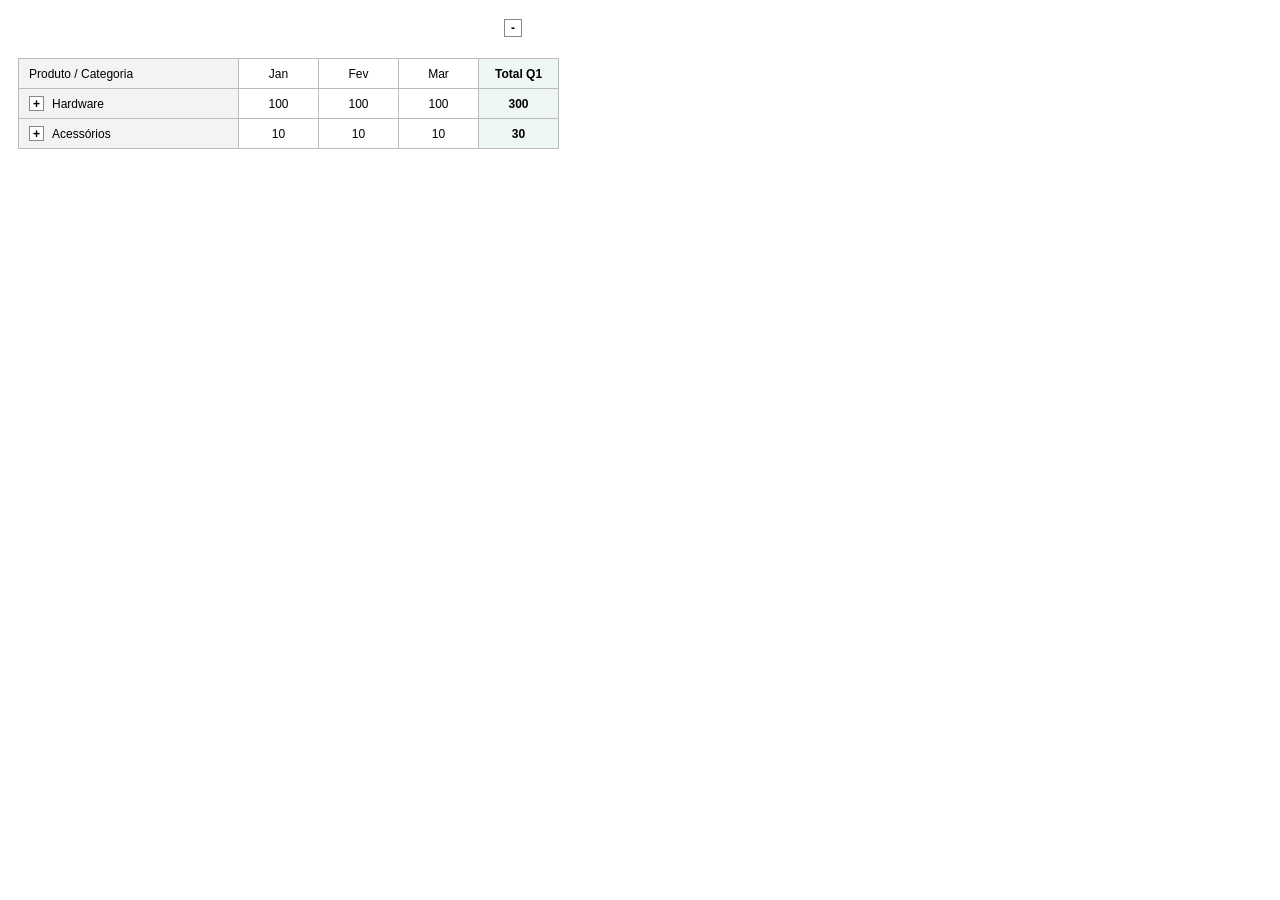
<file: [PBI] Visão Estoque Lojas/index.html>
<!DOCTYPE html>
<html lang="pt-BR">
<head>
<meta charset="UTF-8">
<title>Tabela estilo Excel</title>

<link rel="stylesheet" href="styles.css">

</head>
<body>

<input type='checkbox' id='q1' class='toggle-input'>

<div class='excel-table'>
    
    <div class='row'>
        <div class='cell label level-0'>Produto / Categoria</div>
        <div class='col-group'>
            <div class='cell'>Jan</div>
            <div class='cell'>Fev</div>
            <div class='cell'>Mar</div>
        </div>
        <div class='cell total'>
            <label for='q1' class='btn-col'></label>
            Total Q1
        </div>
    </div>

    <input type='checkbox' id='hw' class='toggle-input'>
    <div class='row'>
        <div class='cell label level-0'>
            <label for='hw' class='btn-row'></label> Hardware
        </div>
        <div class='col-group'>
            <div class='cell'>100</div>
            <div class='cell'>100</div>
            <div class='cell'>100</div>
        </div>
        <div class='cell total'>300</div>
    </div>

    <div class='group-children'>
        <input type='checkbox' id='nb' class='toggle-input'>
        <div class='row'>
            <div class='cell label level-1'>
                <label for='nb' class='btn-row'></label> Notebooks
            </div>
            <div class='col-group'>
                <div class='cell'>50</div>
                <div class='cell'>50</div>
                <div class='cell'>50</div>
            </div>
            <div class='cell total'>150</div>
        </div>

        <div class='group-children'>
            <div class='row'>
                <div class='cell label level-2'>Dell XPS 13</div>
                <div class='col-group'>
                    <div class='cell'>25</div>
                    <div class='cell'>25</div>
                    <div class='cell'>25</div>
                </div>
                <div class='cell total'>75</div>
            </div>
        </div>
    </div>

    <input type='checkbox' id='acc' class='toggle-input'>
    <div class='row'>
        <div class='cell label level-0'>
            <label for='acc' class='btn-row'></label> Acessórios
        </div>
        <div class='col-group'>
            <div class='cell'>10</div>
            <div class='cell'>10</div>
            <div class='cell'>10</div>
        </div>
        <div class='cell total'>30</div>
    </div>

    <div class='group-children'>
        <div class='row'>
            <div class='cell label level-1'>Mouses</div>
            <div class='col-group'>
                <div class='cell'>10</div>
                <div class='cell'>10</div>
                <div class='cell'>10</div>
            </div>
            <div class='cell total'>30</div>
        </div>
    </div>

</div>

</body>
</html>
</file>
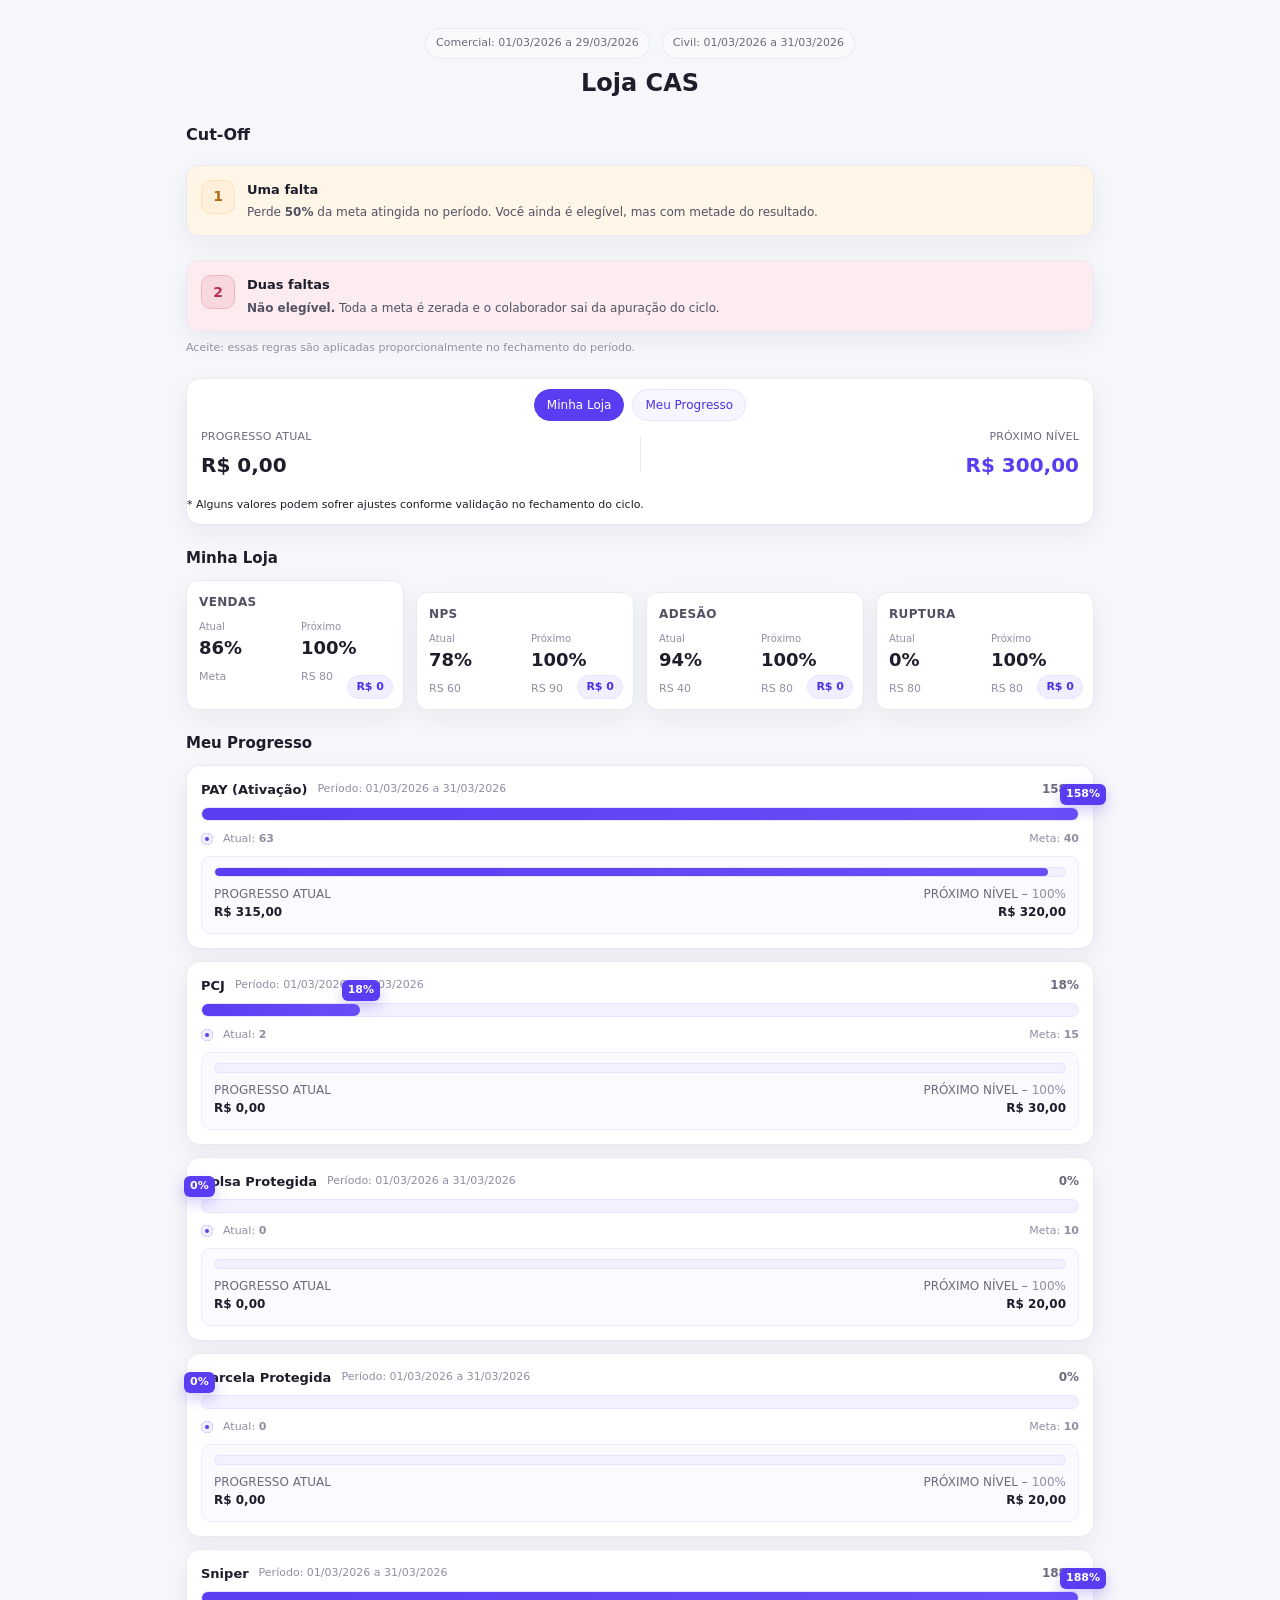
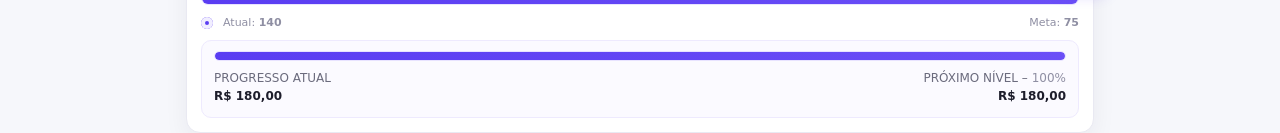
<file: GT.HTML>
<!doctype html>
<html lang="pt-BR">
<head>
<meta charset="utf-8" />
<meta name="viewport" content="width=device-width, initial-scale=1" />
<title>Loja CAS – Painel</title>

<style>
/* =========================================================
   SISTEMA DE DESIGN (cores, tipografia, espaçamentos)
   Ajuste as variáveis abaixo para trocar o tema.
   ========================================================= */
:root{
  /* Cores base */
  --bg: #F6F7FB;
  --surface: #FFFFFF;
  --border: #E9E9F2;
  --shadow: 0 8px 24px rgba(26, 26, 44, 0.06);

  /* Texto */
  --txt-900: #1D1D2B;
  --txt-700: #515164;
  --txt-600: #6B6B7D;
  --txt-500: #8F8FA3;

  /* Primária (roxo) */
  --pri-700: #4B31E6;
  --pri-600: #5A3DF2;
  --pri-500: #6B4FF7;
  --pri-300: #A693FF;
  --pri-100: #F1EEFF;

  /* Estados / feedback */
  --warn-50:  #FFF6E8;
  --warn-200: #FFD9A6;
  --warn-400: #FFB74D;

  --err-50:   #FDECEF;
  --err-200:  #F7B6C5;
  --err-500:  #EC5A7A;

  /* Outros */
  --ok-500:   #2FB67C;
  --muted-hr: #EFEFF6;

  /* Raio e espaçamentos */
  --radius-lg: 14px;
  --radius-md: 12px;
  --radius-sm: 10px;
  --gap-xxl: 28px;
  --gap-xl: 22px;
  --gap-lg: 18px;
  --gap-md: 14px;
  --gap-sm: 10px;

  /* Tipografia (usa fontes do sistema para não depender de CDN) */
  --font: system-ui, -apple-system, "Segoe UI", Roboto, "Helvetica Neue", Inter, Arial, "Noto Sans", "Liberation Sans", sans-serif;
}

/* =========================================================
   RESET + BASE
   ========================================================= */
*{ box-sizing: border-box }
html,body{ height:100% }
body{
  margin:0;
  background: var(--bg);
  color: var(--txt-900);
  font: 15px/1.5 var(--font);
  -webkit-font-smoothing: antialiased;
  -moz-osx-font-smoothing: grayscale;
}
.wrapper{
  max-width: 940px;           /* largura confortável para desktop */
  margin: 28px auto 56px;
  padding: 0 16px;
}
h1,h2,h3{ margin:0 0 10px }
h1{
  font-size: 24px;
  font-weight: 800;
  text-align: center;
}
h2{
  font-size: 16px;
  font-weight: 700;
}
h3{
  font-size: 15px;
  font-weight: 700;
}

/* Utilitários */
.muted{ color: var(--txt-500) }
.small{ font-size: 12px }
.tiny{ font-size: 11px }
.right{ margin-left:auto }
.purple{ color: var(--pri-600) }

/* Chip de datas (topo) */
.date-chips{
  display: flex;
  gap: 12px;
  justify-content: center;
  align-items: center;
  color: var(--txt-600);
  font-size: 11px;
  margin-bottom: 6px;
}
.date-chips .chip{
  background: #FAFAFD;
  border: 1px solid var(--border);
  border-radius: 999px;
  padding: 6px 10px;
}

/* =========================================================
   CARDS E CONTAINERS
   ========================================================= */
.card{
  background: var(--surface);
  border: 1px solid var(--border);
  border-radius: var(--radius-lg);
  box-shadow: var(--shadow);
}
.card + .card{ margin-top: 12px }

.section{
  margin-top: 22px;
}

/* Linha de título da seção */
.section-head{
  display: flex;
  align-items: center;
  gap: 10px;
  margin-bottom: 8px;
}

/* Separadores sutis */
.hr{
  height: 1px;
  background: var(--muted-hr);
  margin: 10px 0;
  border: 0;
}

/* =========================================================
   CUT-OFF (alertas)
   ========================================================= */
.alert-grid{
  display: grid;
  grid-template-columns: 1fr;
  gap: 12px;
}
.alert{
  display: grid;
  grid-template-columns: auto 1fr;
  gap: 12px;
  align-items: start;
  padding: 14px;
  border-radius: var(--radius-md);
  border: 1px solid var(--border);
}
.alert .badge{
  width: 34px; height: 34px;
  display: grid; place-items: center;
  border-radius: 10px;
  font-weight: 700;
  font-size: 14px;
}
.alert.warn{
  background: var(--warn-50);
}
.alert.warn .badge{
  background: #FFF0DC;
  color: #B56B16;
  border: 1px solid #FFE0B8;
}
.alert.error{
  background: var(--err-50);
}
.alert.error .badge{
  background: #F9D7DE;
  color: #B53252;
  border: 1px solid #F3B3C1;
}
.alert .text .title{
  font-weight: 700;
  margin-bottom: 4px;
  font-size: 13px;
}
.alert .text p{
  margin: 0;
  color: var(--txt-700);
  font-size: 12px;
}

/* Nota de rodapé do bloco */
.note{
  color: var(--txt-500);
  font-size: 11px;
  margin-top: 8px;
}

/* =========================================================
   PARCIAL (aba + dois blocos de valor)
   ========================================================= */
.tabs{
  display: flex;
  gap: 8px;
  justify-content: center;
  padding: 10px 10px 0;
}
.tab{
  background: #F7F5FF;
  color: var(--pri-700);
  border: 1px solid #E8E3FF;
  padding: 6px 12px;
  font-size: 12px;
  border-radius: 999px;
  cursor: default;
  user-select: none;
}
.tab.active{
  background: var(--pri-600);
  border-color: var(--pri-600);
  color: white;
}
.parcial-body{
  display: grid;
  grid-template-columns: 1fr auto 1fr;
  align-items: center;
  gap: 14px;
  padding: 8px 14px 6px;
}
.parcial-body .block{
  display: grid;
  align-content: start;
  gap: 4px;
}
.parcial-body .label{
  font-size: 11px;
  color: var(--txt-600);
  text-transform: uppercase;
  letter-spacing: .02em;
}
.parcial-body .value{
  font-size: 20px;
  font-weight: 800;
}
.parcial-body .divider{
  width: 1px;
  height: 36px;
  background: var(--border);
}
.parcial .fineprint{
  border-top: 1px dashed var(--border);
  margin: 6px 14px 12px;
  padding-top: 8px;
  color: var(--txt-500);
  font-size: 11px;
}

/* =========================================================
   MÉTRICAS DA LOJA (4 cards pequenos)
   ========================================================= */
.metric-grid{
  display: grid;
  grid-template-columns: repeat(4, minmax(0, 1fr));
  gap: 12px;
}
.metric{
  position: relative;
  padding: 12px;
  border: 1px solid var(--border);
  border-radius: var(--radius-md);
  background: var(--surface);
}
.metric h4{
  margin: 0 0 8px;
  font-size: 12px;
  font-weight: 800;
  color: var(--txt-700);
  text-transform: uppercase;
  letter-spacing: .03em;
}
.kpis{
  display: grid;
  grid-template-columns: 1fr 1fr;
  gap: 8px 12px;
  align-items: end;
}
.kpi .lbl{
  font-size: 10px;
  color: var(--txt-500);
}
.kpi .val{
  font-size: 18px;
  font-weight: 800;
}
.badge-amount{
  position: absolute;
  right: 10px;
  bottom: 10px;
  font-size: 11px;
  background: var(--pri-100);
  color: var(--pri-700);
  border: 1px solid #E8E3FF;
  padding: 3px 8px;
  border-radius: 999px;
  font-weight: 700;
}

/* =========================================================
   PROGRESSOS (cards com barras)
   ========================================================= */

/* Card base do progresso */
.progress-card{
  padding: 14px;
  border: 1px solid var(--border);
  border-radius: var(--radius-lg);
  background: var(--surface);
  box-shadow: var(--shadow);
}

/* Cabeçalho: título à esquerda e % à direita */
.progress-head{
  display: flex;
  align-items: center;
  gap: 10px;
  margin-bottom: 8px;
}
.progress-head .title{
  font-weight: 800;
  font-size: 13px;
}
.progress-head .periodo{
  color: var(--txt-500);
  font-size: 11px;
}
.progress-head .percent{
  margin-left: auto;
  color: var(--txt-600);
  font-size: 12px;
  font-weight: 700;
}

/* Barra grande (progresso em %) */
.bar{
  --pct: 0;            /* valor de 0 a 200+ (pode ultrapassar 100) */
  position: relative;
  background: #F3F1FF;
  height: 14px;
  border-radius: 999px;
  overflow: visible;
  border: 1px solid #E8E3FF;
}
.bar .fill{
  width: calc(min(var(--pct), 100) * 1%); /* limite visual em 100% */
  height: 100%;
  border-radius: inherit;
  background: linear-gradient(90deg, var(--pri-600), var(--pri-500));
  position: relative;
}
/* Bolha de % sobre a barra (alinhada ao fim do fill) */
.bar .bubble{
  position: absolute;
  top: -24px;
  left: calc(min(var(--pct), 100) * 1% - 18px);
  background: var(--pri-600);
  color: white;
  font-size: 11px;
  font-weight: 700;
  padding: 2px 6px;
  border-radius: 6px;
  box-shadow: 0 6px 14px rgba(90,61,242,.25);
  white-space: nowrap;
}

/* Linha com “Atual” e “Meta” + marcador circular */
.meta-line{
  display: grid;
  grid-template-columns: auto 1fr auto;
  gap: 10px;
  align-items: center;
  margin-top: 10px;
}
.dot{
  width: 12px; height: 12px;
  border-radius: 999px;
  background: var(--pri-600);
  box-shadow: 0 0 0 4px #F1EEFF inset;
}

/* Barra monetária (mostra valores atual e próximo nível) */
.money{
  --valor: 0;          /* % relativo ao objetivo monetário (0–100) */
  position: relative;
  background: #FBFAFF;
  border: 1px solid #EEEAFE;
  border-radius: 10px;
  padding: 10px 12px 12px;
  margin-top: 8px;
}
.money .track{
  height: 10px;
  background: #F3F1FF;
  border: 1px solid #E8E3FF;
  border-radius: 999px;
  position: relative;
  overflow: hidden;
}
.money .track .fill{
  width: calc(min(var(--valor), 100) * 1%);
  height: 100%;
  background: linear-gradient(90deg, var(--pri-600), var(--pri-500));
  border-radius: inherit;
}
.money .labels{
  display: grid;
  grid-template-columns: 1fr 1fr;
  margin-top: 8px;
  font-size: 12px;
  color: var(--txt-600);
}
.money .labels .strong{
  font-weight: 800;
  color: var(--txt-900);
}

/* Espaçamento entre cards de progresso */
.progress-stack{
  display: grid;
  gap: 12px;
}

/* =========================================================
   RESPONSIVIDADE
   ========================================================= */
@media (max-width: 960px){
  .metric-grid{ grid-template-columns: repeat(2, 1fr) }
}
@media (max-width: 560px){
  .parcial-body{
    grid-template-columns: 1fr;
    text-align: center;
  }
  .parcial-body .divider{ display: none }
  .metric-grid{ grid-template-columns: 1fr }
}
</style>
</head>
<body>

  <div class="wrapper">

    <!-- Topo: datas + título -->
    <div class="date-chips small">
      <div class="chip">Comercial: 01/03/2026 a 29/03/2026</div>
      <div class="chip">Civil: 01/03/2026 a 31/03/2026</div>
    </div>
    <h1>Loja CAS</h1>

    <!-- Seção: Cut-Off -->
    <section class="section">
      <div class="section-head">
        <h2>Cut-Off</h2>
      </div>

      <div class="alert-grid">
        <div class="alert warn card">
          <div class="badge">1</div>
          <div class="text">
            <div class="title">Uma falta</div>
            <p>Perde <b>50%</b> da meta atingida no período. Você ainda é elegível, mas com metade do resultado.</p>
          </div>
        </div>

        <div class="alert error card">
          <div class="badge">2</div>
          <div class="text">
            <div class="title">Duas faltas</div>
            <p><b>Não elegível.</b> Toda a meta é zerada e o colaborador sai da apuração do ciclo.</p>
          </div>
        </div>
      </div>

      <div class="note">Aceite: essas regras são aplicadas proporcionalmente no fechamento do período.</div>
    </section>

    <!-- Seção: Parcial (aba + valores) -->
    <section class="section">
      <div class="card">
        <div class="tabs">
          <div class="tab active">Minha Loja</div>
          <div class="tab">Meu Progresso</div>
        </div>

        <div class="parcial-body">
          <div class="block">
            <div class="label">Progresso atual</div>
            <div class="value">R$ 0,00</div>
          </div>

          <div class="divider" role="separator"></div>

          <div class="block" style="text-align:right">
            <div class="label">Próximo nível</div>
            <div class="value purple">R$ 300,00</div>
          </div>
        </div>

        <p class="fineprint tiny">* Alguns valores podem sofrer ajustes conforme validação no fechamento do ciclo.</p>
      </div>
    </section>

    <!-- Seção: Minha Loja (4 métricas) -->
    <section class="section">
      <h3>Minha Loja</h3>
      <div class="metric-grid">
        <!-- Vendas -->
        <div class="metric card">
          <h4>Vendas</h4>
          <div class="kpis">
            <div class="kpi">
              <div class="lbl">Atual</div>
              <div class="val">86%</div>
            </div>
            <div class="kpi">
              <div class="lbl">Próximo</div>
              <div class="val">100%</div>
            </div>
            <div class="kpi tiny muted">Meta</div>
            <div class="kpi tiny muted">RS 80</div>
          </div>
          <div class="badge-amount">R$ 0</div>
        </div>

        <!-- NPS -->
        <div class="metric card">
          <h4>NPS</h4>
          <div class="kpis">
            <div class="kpi">
              <div class="lbl">Atual</div>
              <div class="val">78%</div>
            </div>
            <div class="kpi">
              <div class="lbl">Próximo</div>
              <div class="val">100%</div>
            </div>
            <div class="kpi tiny muted">RS 60</div>
            <div class="kpi tiny muted">RS 90</div>
          </div>
          <div class="badge-amount">R$ 0</div>
        </div>

        <!-- Adesão -->
        <div class="metric card">
          <h4>Adesão</h4>
          <div class="kpis">
            <div class="kpi">
              <div class="lbl">Atual</div>
              <div class="val">94%</div>
            </div>
            <div class="kpi">
              <div class="lbl">Próximo</div>
              <div class="val">100%</div>
            </div>
            <div class="kpi tiny muted">RS 40</div>
            <div class="kpi tiny muted">RS 80</div>
          </div>
          <div class="badge-amount">R$ 0</div>
        </div>

        <!-- Ruptura -->
        <div class="metric card">
          <h4>Ruptura</h4>
          <div class="kpis">
            <div class="kpi">
              <div class="lbl">Atual</div>
              <div class="val">0%</div>
            </div>
            <div class="kpi">
              <div class="lbl">Próximo</div>
              <div class="val">100%</div>
            </div>
            <div class="kpi tiny muted">RS 80</div>
            <div class="kpi tiny muted">RS 80</div>
          </div>
          <div class="badge-amount">R$ 0</div>
        </div>
      </div>
    </section>

    <!-- Seção: Meu Progresso (lista de cards com barras) -->
    <section class="section">
      <h3>Meu Progresso</h3>

      <div class="progress-stack">

        <!-- PAY (Ativação) -->
        <div class="progress-card">
          <div class="progress-head">
            <div class="title">PAY (Ativação)</div>
            <div class="periodo tiny muted">Período: 01/03/2026 a 31/03/2026</div>
            <div class="percent">158%</div>
          </div>

          <!-- Barra principal (ajuste o --pct) -->
          <div class="bar" style="--pct:158">
            <div class="fill"></div>
            <div class="bubble">158%</div>
          </div>

          <div class="meta-line tiny">
            <div class="dot" aria-hidden="true"></div>
            <div class="muted">Atual: <b>63</b></div>
            <div class="muted right">Meta: <b>40</b></div>
          </div>

          <!-- Barra monetária (ajuste --valor) -->
          <div class="money" style="--valor:98">
            <div class="track"><div class="fill"></div></div>
            <div class="labels">
              <div>PROGRESSO ATUAL<br><span class="strong">R$ 315,00</span></div>
              <div style="text-align:right">PRÓXIMO NÍVEL – <span class="muted">100%</span><br><span class="strong purple">R$ 320,00</span></div>
            </div>
          </div>
        </div>

        <!-- PCJ -->
        <div class="progress-card">
          <div class="progress-head">
            <div class="title">PCJ</div>
            <div class="periodo tiny muted">Período: 01/03/2026 a 31/03/2026</div>
            <div class="percent">18%</div>
          </div>

          <div class="bar" style="--pct:18">
            <div class="fill"></div>
            <div class="bubble">18%</div>
          </div>

          <div class="meta-line tiny">
            <div class="dot"></div>
            <div class="muted">Atual: <b>2</b></div>
            <div class="muted right">Meta: <b>15</b></div>
          </div>

          <div class="money" style="--valor:0">
            <div class="track"><div class="fill"></div></div>
            <div class="labels">
              <div>PROGRESSO ATUAL<br><span class="strong">R$ 0,00</span></div>
              <div style="text-align:right">PRÓXIMO NÍVEL – <span class="muted">100%</span><br><span class="strong purple">R$ 30,00</span></div>
            </div>
          </div>
        </div>

        <!-- Bolsa Protegida -->
        <div class="progress-card">
          <div class="progress-head">
            <div class="title">Bolsa Protegida</div>
            <div class="periodo tiny muted">Período: 01/03/2026 a 31/03/2026</div>
            <div class="percent">0%</div>
          </div>

          <div class="bar" style="--pct:0">
            <div class="fill"></div>
            <div class="bubble">0%</div>
          </div>

          <div class="meta-line tiny">
            <div class="dot"></div>
            <div class="muted">Atual: <b>0</b></div>
            <div class="muted right">Meta: <b>10</b></div>
          </div>

          <div class="money" style="--valor:0">
            <div class="track"><div class="fill"></div></div>
            <div class="labels">
              <div>PROGRESSO ATUAL<br><span class="strong">R$ 0,00</span></div>
              <div style="text-align:right">PRÓXIMO NÍVEL – <span class="muted">100%</span><br><span class="strong purple">R$ 20,00</span></div>
            </div>
          </div>
        </div>

        <!-- Parcela Protegida -->
        <div class="progress-card">
          <div class="progress-head">
            <div class="title">Parcela Protegida</div>
            <div class="periodo tiny muted">Período: 01/03/2026 a 31/03/2026</div>
            <div class="percent">0%</div>
          </div>

          <div class="bar" style="--pct:0">
            <div class="fill"></div>
            <div class="bubble">0%</div>
          </div>

          <div class="meta-line tiny">
            <div class="dot"></div>
            <div class="muted">Atual: <b>0</b></div>
            <div class="muted right">Meta: <b>10</b></div>
          </div>

          <div class="money" style="--valor:0">
            <div class="track"><div class="fill"></div></div>
            <div class="labels">
              <div>PROGRESSO ATUAL<br><span class="strong">R$ 0,00</span></div>
              <div style="text-align:right">PRÓXIMO NÍVEL – <span class="muted">100%</span><br><span class="strong purple">R$ 20,00</span></div>
            </div>
          </div>
        </div>

        <!-- Sniper -->
        <div class="progress-card">
          <div class="progress-head">
            <div class="title">Sniper</div>
            <div class="periodo tiny muted">Período: 01/03/2026 a 31/03/2026</div>
            <div class="percent">188%</div>
          </div>

          <div class="bar" style="--pct:188">
            <div class="fill"></div>
            <div class="bubble">188%</div>
          </div>

          <div class="meta-line tiny">
            <div class="dot"></div>
            <div class="muted">Atual: <b>140</b></div>
            <div class="muted right">Meta: <b>75</b></div>
          </div>

          <div class="money" style="--valor:100">
            <div class="track"><div class="fill"></div></div>
            <div class="labels">
              <div>PROGRESSO ATUAL<br><span class="strong">R$ 180,00</span></div>
              <div style="text-align:right">PRÓXIMO NÍVEL – <span class="muted">100%</span><br><span class="strong purple">R$ 180,00</span></div>
            </div>
          </div>
        </div>

      </div>
    </section>

  </div>
</body>
</html>
</file>
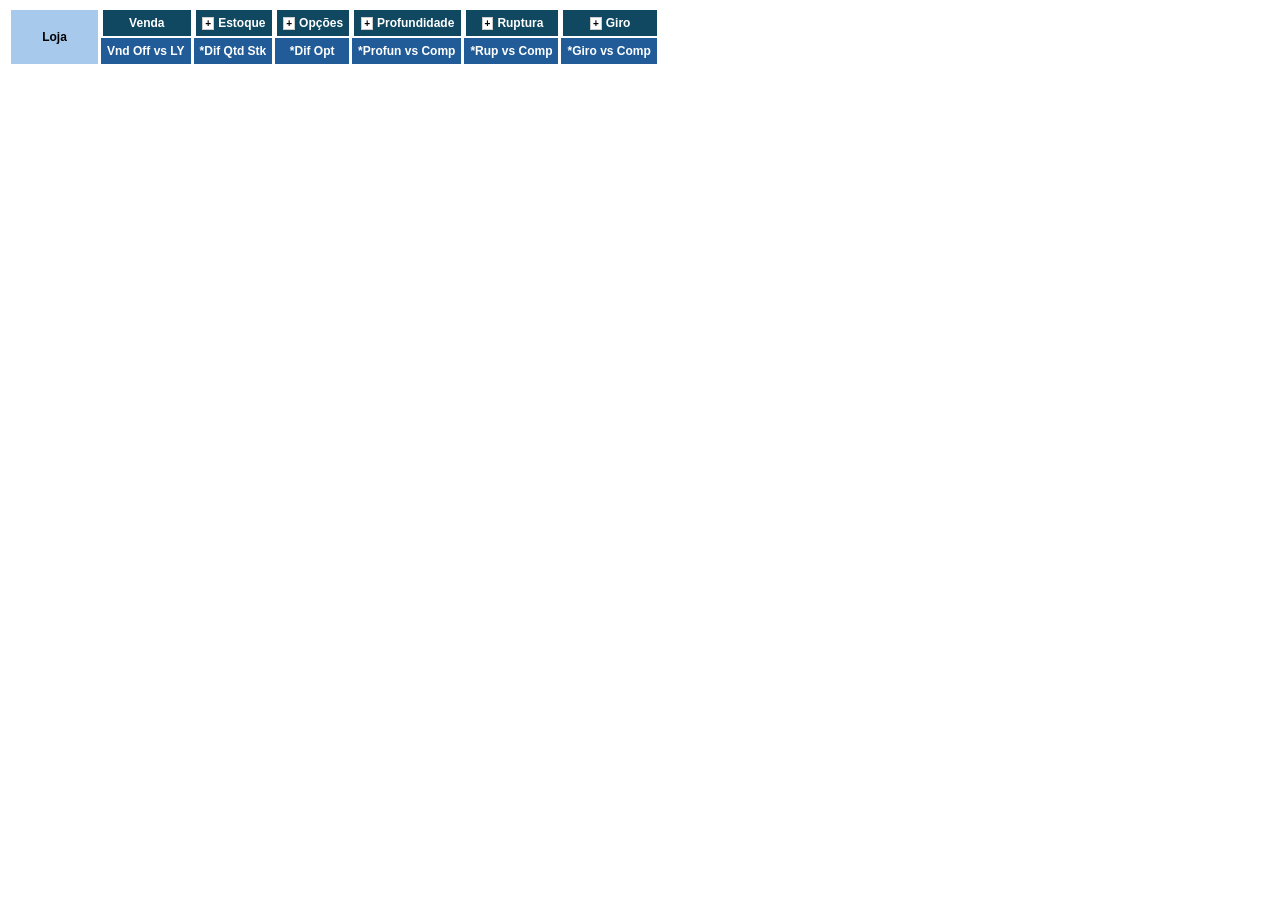
<file: [PBI]/vis.html>
<!DOCTYPE html>
<html lang="pt-BR">
<head>
    <meta charset="UTF-8">
    <title>Dashboard C&A - Visão Estoque</title>
    <link rel="stylesheet" href="designer.css">
</head>

<body>

    <input type="checkbox" id="chkEst" class="toggle-input">
    <input type="checkbox" id="chkOpt" class="toggle-input">
    <input type="checkbox" id="chkProf" class="toggle-input">
    <input type="checkbox" id="chkRup" class="toggle-input">
    <input type="checkbox" id="chkGiro" class="toggle-input">

    <div class="container-tabela tabela-auditoria">
        <table>
            <thead>
                <tr>
                    <th rowspan="2" class="col-loja">Loja</th>
                    <th class="group-header col-venda">Venda</th>

                    <th class="group-header est-red">
                        <label for="chkEst" class="btn-exp">+</label>Estoque
                    </th>
                    <th colspan="3" class="group-header det est-det">
                        <label for="chkEst" class="btn-exp">-</label>Estoque
                    </th>

                    <th class="group-header opt-red">
                        <label for="chkOpt" class="btn-exp">+</label>Opções
                    </th>
                    <th colspan="6" class="group-header det opt-det">
                        <label for="chkOpt" class="btn-exp">-</label>Opções
                    </th>

                    <th class="group-header prof-red">
                        <label for="chkProf" class="btn-exp">+</label>Profundidade
                    </th>
                    <th colspan="6" class="group-header det prof-det">
                        <label for="chkProf" class="btn-exp">-</label>Profundidade
                    </th>

                    <th class="group-header rup-red">
                        <label for="chkRup" class="btn-exp">+</label>Ruptura
                    </th>
                    <th colspan="6" class="group-header det rup-det">
                        <label for="chkRup" class="btn-exp">-</label>Ruptura
                    </th>

                    <th class="group-header giro-red">
                        <label for="chkGiro" class="btn-exp">+</label>Giro
                    </th>
                    <th colspan="6" class="group-header det giro-det">
                        <label for="chkGiro" class="btn-exp">-</label>Giro
                    </th>
                </tr>

                <tr>
                    <th class="header-destaque col-venda">Vnd Off vs LY</th>

                    <th class="header-destaque est-red">*Dif Qtd Stk</th>
                    <th class="det est-det">% Qtd LY</th>
                    <th class="det est-det">% Qtd Comp</th>
                    <th class="header-destaque det est-det">*Dif Qtd Stk</th>

                    <th class="header-destaque opt-red">*Dif Opt</th>
                    <th class="det opt-det">Avg Opt</th>
                    <th class="sty-lojascomp det opt-det">Avg Comp</th>
                    <th class="header-destaque det opt-det">*Div Avg</th>
                    <th class="det opt-det">Opt LY</th>
                    <th class="sty-lojascomp det opt-det">Opt Comp</th>
                    <th class="header-destaque det opt-det">*Dif Opt</th>

                    <th class="header-destaque prof-red">*Profun vs Comp</th>
                    <th class="det prof-det">Profun.</th>
                    <th class="sty-lojascomp det prof-det">P. Comp</th>
                    <th class="header-destaque det prof-det">*P vs Comp</th>
                    <th class="det prof-det">P LY</th>
                    <th class="sty-lojascomp det prof-det">P Comp LY</th>
                    <th class="header-destaque det prof-det">*P vs Comp LY</th>

                    <th class="header-destaque rup-red">*Rup vs Comp</th>
                    <th class="det rup-det">% Rup</th>
                    <th class="det rup-det">% R Comp</th>
                    <th class="header-destaque det rup-det">*R vs Comp</th>
                    <th class="header-destaque det rup-det">*R Comp LY</th>
                    <th class="det rup-det">R Comp LY</th>
                    <th class="det rup-det">R vs LY</th>

                    <th class="header-destaque giro-red">*Giro vs Comp</th>
                    <th class="det giro-det">Giro</th>
                    <th class="det giro-det">G Comp</th>
                    <th class="header-destaque det giro-det">*G vs Comp</th>
                    <th class="det giro-det">G LY</th>
                    <th class="det giro-det">G Comp LY</th>
                    <th class="header-destaque det giro-det">*G Comp LY</th>
                </tr>
            </thead>

            <tbody>
                <!-- linhas de dados aqui -->
            </tbody>
        </table>
    </div>

</body>
</html>
</file>
<file: [PBI] Visão Estoque Lojas/styles.css>
:root {
    --excel-green: #217346;
    --border: #bbb;
    --cell-w: 80px;
    --label-w: 220px;
}

/* Reset e Box-sizing */
* { 
    box-sizing: border-box; 
    font-family: 'Segoe UI', sans-serif; 
}

/* Esconder Checkbox */
.toggle-input { 
    display: none; 
}

/* Estrutura da Tabela */
.excel-table {
    display: inline-flex;
    flex-direction: column;
    border-top: 1px solid var(--border);
    border-left: 1px solid var(--border);
    margin-top: 50px;
    margin-left: 10px;
}

.row { 
    display: flex; 
    height: 30px; 
}

.cell {
    width: var(--cell-w);
    height: 100%;
    border-right: 1px solid var(--border);
    border-bottom: 1px solid var(--border);
    display: flex;
    align-items: center;
    justify-content: center;
    background: white;
    flex-shrink: 0;
    font-size: 12px;
}

.cell.label { 
    width: var(--label-w); 
    justify-content: flex-start; 
    position: relative;
    background: #f3f3f3;
    white-space: nowrap;
}

.cell.total { 
    background: #eef7f2; 
    font-weight: bold; 
    position: relative; 
}

/* Botão +/- */
.btn-row {
    width: 15px;
    height: 15px;
    border: 1px solid #888;
    background: white;
    display: inline-flex;
    align-items: center;
    justify-content: center;
    cursor: pointer;
    margin-right: 8px;
    font-size: 12px;
    font-weight: bold;
    flex-shrink: 0;
}

.btn-row::before { 
    content: '+'; 
}

/* --- LÓGICA DE HIERARQUIA --- */

.group-children { 
    display: none; 
    flex-direction: column; 
}

/* Mostra filhos */
.toggle-input:checked + .row + .group-children { 
    display: flex; 
}

/* Muda sinal */
.toggle-input:checked + .row .btn-row::before { 
    content: '-'; 
}

/* Recuos */
.level-0 { padding-left: 10px; }
.level-1 { padding-left: 30px; }
.level-2 { padding-left: 50px; }

/* Botão coluna */
.btn-col {
    position: absolute;
    top: -40px; 
    left: 25px;
    width: 18px; 
    height: 18px;
    background: white; 
    border: 1px solid #888;
    display: flex; 
    align-items: center; 
    justify-content: center;
    cursor: pointer; 
    font-weight: bold; 
    z-index: 20;
}

.btn-col::before { 
    content: '-'; 
}

#q1:checked ~ .excel-table .col-group { 
    max-width: 0; 
    opacity: 0; 
}

#q1:checked ~ .excel-table .btn-col::before { 
    content: '+'; 
}

.col-group { 
    display: flex; 
    overflow: hidden; 
    transition: all 0.3s; 
    max-width: 300px; 
}
</file>
<file: [PBI]/designer.css>
.toggle-input {
    display: none;
}

.det {
    display: none;
}

/* Lógica de Troca de Colunas */
#chkEst:checked~.container-tabela .est-det {
    display: table-cell;
}

#chkEst:checked~.container-tabela .est-red {
    display: none;
}

#chkOpt:checked~.container-tabela .opt-det {
    display: table-cell;
}

#chkOpt:checked~.container-tabela .opt-red {
    display: none;
}

#chkProf:checked~.container-tabela .prof-det {
    display: table-cell;
}

#chkProf:checked~.container-tabela .prof-red {
    display: none;
}

#chkRup:checked~.container-tabela .rup-det {
    display: table-cell;
}

#chkRup:checked~.container-tabela .rup-red {
    display: none;
}

#chkGiro:checked~.container-tabela .giro-det {
    display: table-cell;
}

#chkGiro:checked~.container-tabela .giro-red {
    display: none;
}

.btn-exp {
    cursor: pointer;
    font-weight: bold;
    margin-right: 4px;
    border: 1px solid #ccc;
    padding: 0 2px;
    background: #fff;
    color: #000;
    font-size: 10px;
}

/* --- SEU DESIGN ORIGINAL (INTACTO) --- */
.container-tabela {
    width: 100%;
    max-height: 98vh;
    overflow: auto;
    background-color: #FFFFFF;
}

.tabela-auditoria {
    width: 100%;
    border-collapse: separate;
    border-spacing: 0;
    font-family: 'Segoe UI', sans-serif;
    font-size: 12px;
    color: #000000;
}

.tabela-auditoria thead th {
    position: sticky;
    top: 0;
    z-index: 20;
    background-color: #A6C9EC;
    text-align: center;
    padding: 6px;
    border-left: 0.1px solid #FFFFFF;
    font-weight: bold;
}

.tabela-auditoria thead tr:nth-child(2) th {
    top: 30px;
    z-index: 20;
}

.col-loja {
    position: sticky !important;
    left: 0 !important;
    width: 75px !important;
    min-width: 75px !important;
    background-color: white;
    z-index: 10;
}

.col-venda {
    position: sticky !important;
    left: 75px !important;
    background-color: white;
    z-index: 10;
}

.tabela-auditoria thead th.col-loja,
.tabela-auditoria thead th.col-venda {
    z-index: 30 !important;
}

.group-header {
    background-color: #104861 !important;
    color: white;
    border-left: 3px solid white !important;
}

.tabela-auditoria td {
    text-align: center;
    padding: 4.5px 8px;
    border-bottom: 0.1px solid #c1c1c1;
    border-right: 3.5px solid white;
    border-left: 3.5px solid white;
}

.header-destaque {
    background-color: #215C98 !important;
    color: #FFFFFF !important;
}

.linha-total td {
    position: sticky;
    bottom: 0;
    z-index: 20;
    font-weight: bold;
    background-color: #f1f1f1;
    border-top: 2.5px solid #104861;
    border-right: 2.5px solid #FFFFFF;
}

.sty-lojascomp {
    background-color: #a16299 !important;
    color: black;
}
</file>
